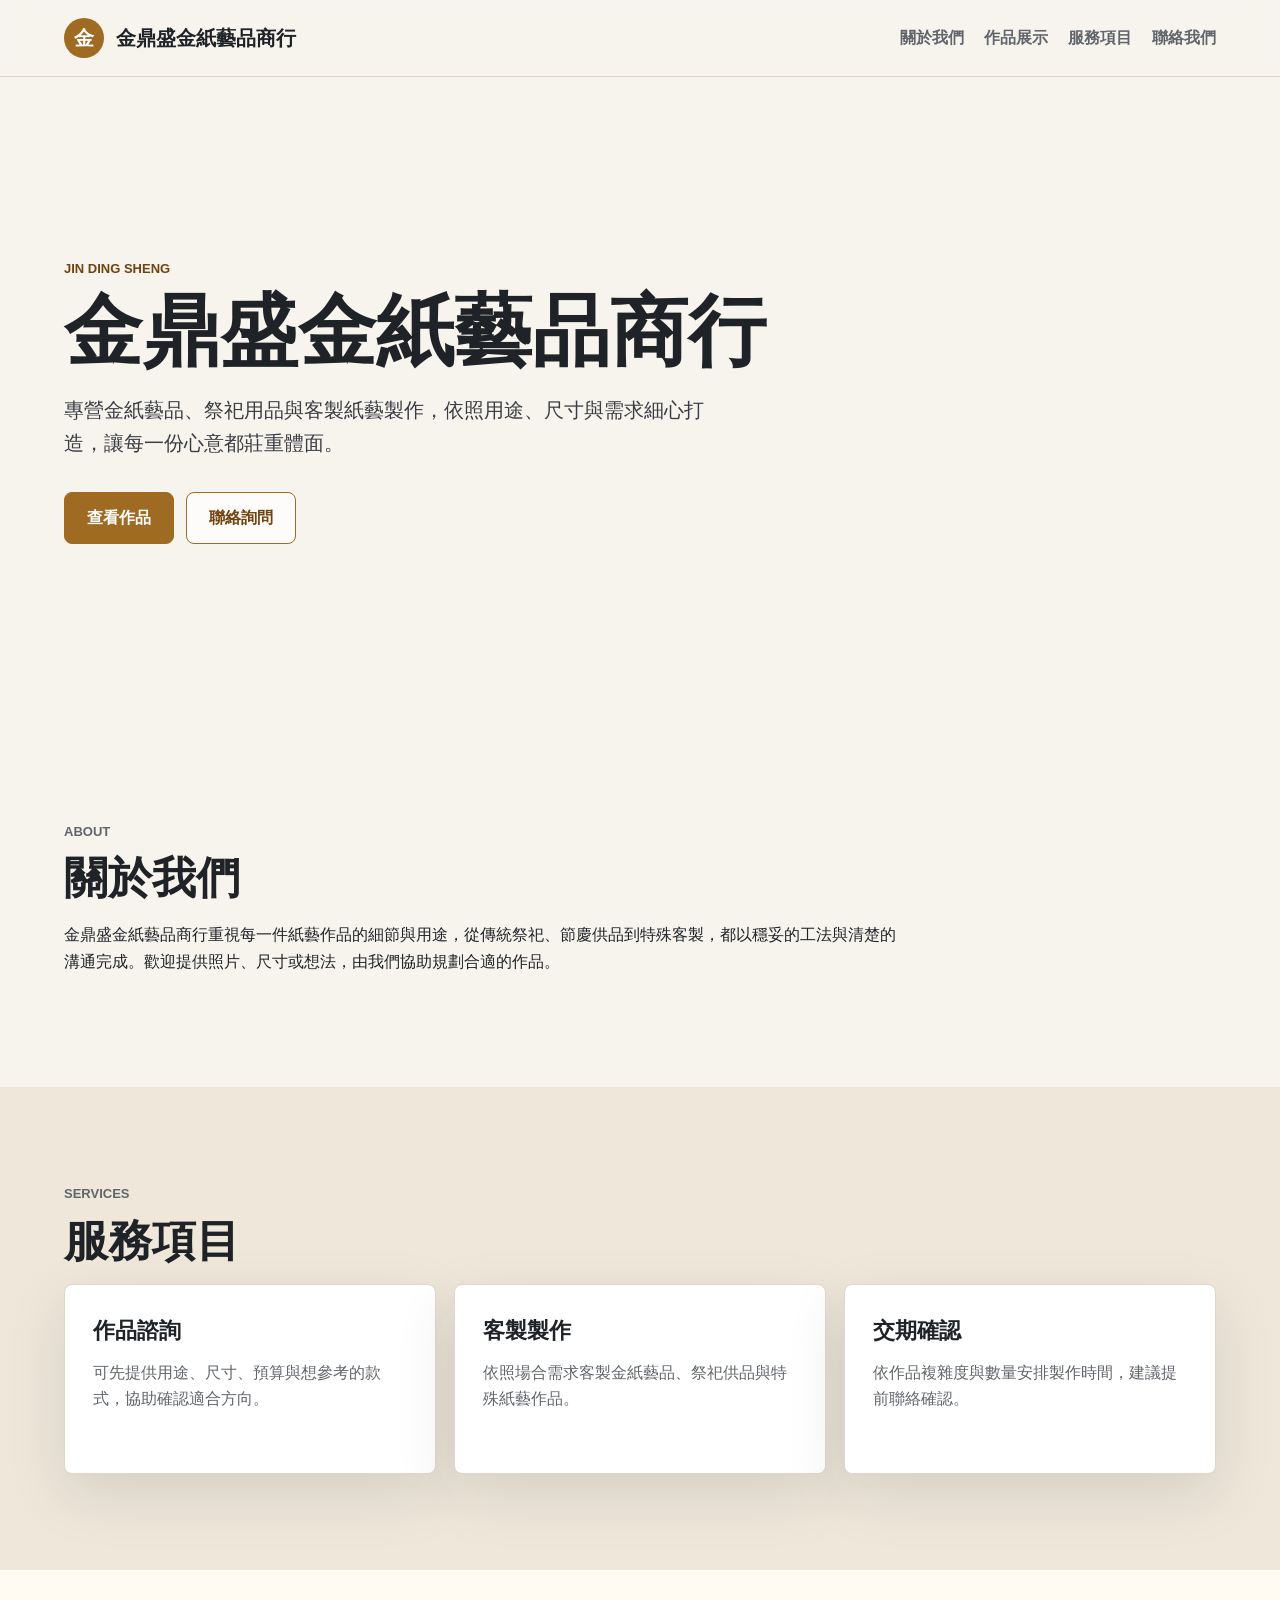
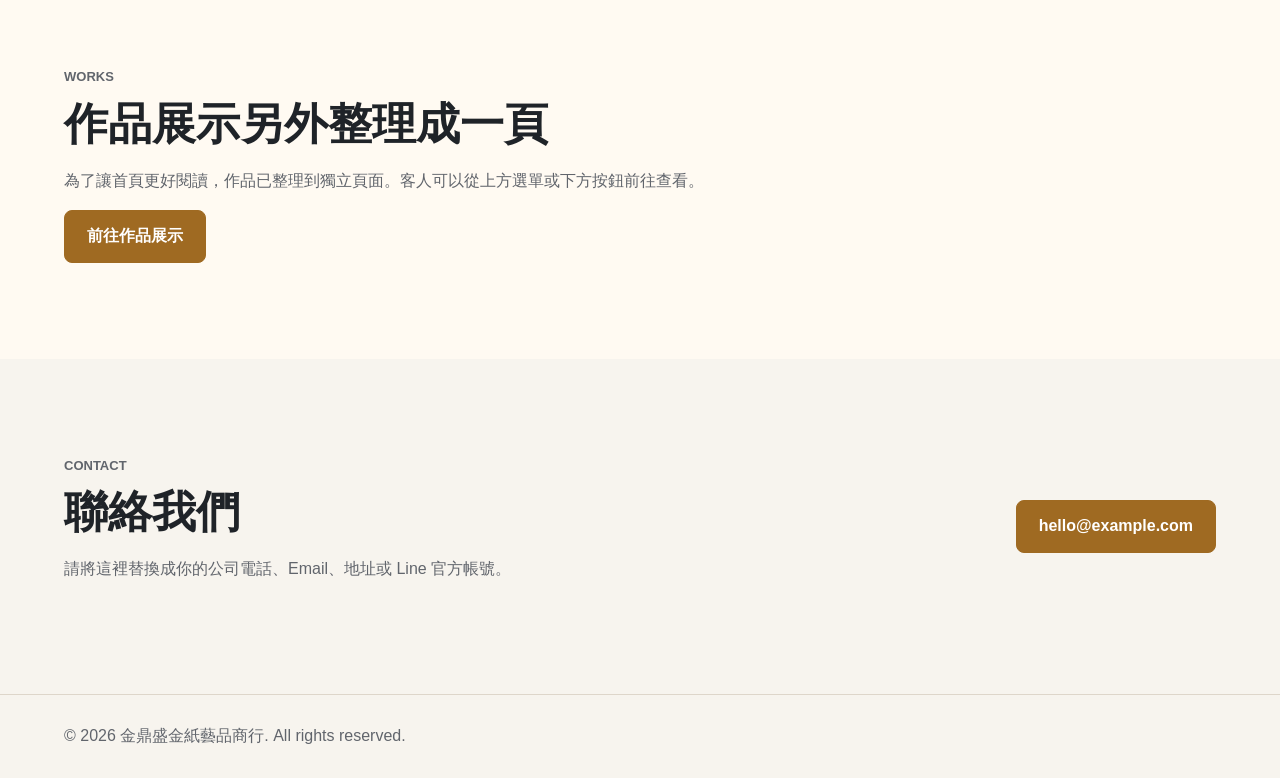
<file: index.html>
<!doctype html>
<html lang="zh-Hant">
<head>
  <meta charset="utf-8">
  <meta name="viewport" content="width=device-width, initial-scale=1">
  <title>金鼎盛金紙藝品商行</title>
  <meta name="description" content="金鼎盛金紙藝品商行官方網站，提供金紙藝品、祭祀用品與客製紙藝製作。">
  <link rel="stylesheet" href="styles.css">
</head>
<body>
  <header class="site-header">
    <a class="brand" href="index.html" aria-label="金鼎盛金紙藝品商行首頁">
      <span class="brand-mark">金</span>
      <span>金鼎盛金紙藝品商行</span>
    </a>
    <nav class="nav" aria-label="主要導覽">
      <a href="#about">關於我們</a>
      <a href="works.html">作品展示</a>
      <a href="#services">服務項目</a>
      <a href="#contact">聯絡我們</a>
    </nav>
  </header>

  <main id="top">
    <section class="hero">
      <div class="hero-content">
        <p class="eyebrow">Jin Ding Sheng</p>
        <h1>金鼎盛金紙藝品商行</h1>
        <p class="lead">專營金紙藝品、祭祀用品與客製紙藝製作，依照用途、尺寸與需求細心打造，讓每一份心意都莊重體面。</p>
        <div class="hero-actions">
          <a class="button primary" href="works.html">查看作品</a>
          <a class="button secondary" href="#contact">聯絡詢問</a>
        </div>
      </div>
    </section>

    <section id="about" class="section">
      <div class="section-heading">
        <p class="eyebrow">About</p>
        <h2>關於我們</h2>
      </div>
      <p>金鼎盛金紙藝品商行重視每一件紙藝作品的細節與用途，從傳統祭祀、節慶供品到特殊客製，都以穩妥的工法與清楚的溝通完成。歡迎提供照片、尺寸或想法，由我們協助規劃合適的作品。</p>
    </section>

    <section id="services" class="section muted">
      <div class="section-heading">
        <p class="eyebrow">Services</p>
        <h2>服務項目</h2>
      </div>
      <div class="grid">
        <article class="card">
          <h3>作品諮詢</h3>
          <p>可先提供用途、尺寸、預算與想參考的款式，協助確認適合方向。</p>
        </article>
        <article class="card">
          <h3>客製製作</h3>
          <p>依照場合需求客製金紙藝品、祭祀供品與特殊紙藝作品。</p>
        </article>
        <article class="card">
          <h3>交期確認</h3>
          <p>依作品複雜度與數量安排製作時間，建議提前聯絡確認。</p>
        </article>
      </div>
    </section>

    <section class="section works-preview">
      <div class="section-heading">
        <p class="eyebrow">Works</p>
        <h2>作品展示另外整理成一頁</h2>
        <p>為了讓首頁更好閱讀，作品已整理到獨立頁面。客人可以從上方選單或下方按鈕前往查看。</p>
      </div>
      <a class="button primary" href="works.html">前往作品展示</a>
    </section>

    <section id="contact" class="section contact">
      <div>
        <p class="eyebrow">Contact</p>
        <h2>聯絡我們</h2>
        <p>請將這裡替換成你的公司電話、Email、地址或 Line 官方帳號。</p>
      </div>
      <a class="button primary" href="mailto:hello@example.com">hello@example.com</a>
    </section>
  </main>

  <footer class="site-footer">
    <p>© <span id="year"></span> 金鼎盛金紙藝品商行. All rights reserved.</p>
  </footer>

  <button class="back-to-top" id="backToTop" type="button" aria-label="回到最上方">↑</button>

  <script src="script.js"></script>
</body>
</html>
</file>
<file: styles.css>
:root {
  color-scheme: light;
  --bg: #f7f4ee;
  --surface: #ffffff;
  --surface-muted: #efe7da;
  --text: #1f2328;
  --muted: #61656c;
  --brand: #9f6a22;
  --brand-dark: #70440f;
  --line: #ded6ca;
  --shadow: 0 20px 60px rgba(31, 35, 40, 0.12);
}

* {
  box-sizing: border-box;
}

html {
  scroll-behavior: smooth;
}

body {
  margin: 0;
  background: var(--bg);
  color: var(--text);
  font-family: "Noto Sans TC", "Microsoft JhengHei", Arial, sans-serif;
  line-height: 1.65;
}

a {
  color: inherit;
  text-decoration: none;
}

.site-header {
  position: sticky;
  top: 0;
  z-index: 10;
  display: flex;
  align-items: center;
  justify-content: space-between;
  gap: 24px;
  padding: 18px clamp(20px, 5vw, 72px);
  background: rgba(247, 244, 238, 0.92);
  border-bottom: 1px solid var(--line);
  backdrop-filter: blur(14px);
}

.brand {
  display: inline-flex;
  align-items: center;
  gap: 12px;
  font-size: 20px;
  font-weight: 800;
}

.brand-mark {
  display: grid;
  width: 40px;
  height: 40px;
  place-items: center;
  border-radius: 50%;
  background: var(--brand);
  color: #fff;
}

.nav {
  display: flex;
  flex-wrap: wrap;
  justify-content: flex-end;
  gap: 8px 20px;
  color: var(--muted);
  font-weight: 700;
}

.nav a:hover {
  color: var(--brand-dark);
}

.hero {
  min-height: 72vh;
  display: grid;
  align-items: center;
  padding: clamp(56px, 8vw, 120px) clamp(20px, 5vw, 72px);
  background:
    linear-gradient(120deg, rgba(247, 244, 238, 0.2), rgba(247, 244, 238, 0.94)),
    url("https://images.unsplash.com/photo-1497366754035-f200968a6e72?auto=format&fit=crop&w=1800&q=80") center/cover;
}

.hero-content {
  max-width: 780px;
}

.eyebrow {
  margin: 0 0 10px;
  color: var(--brand-dark);
  font-size: 13px;
  font-weight: 900;
  letter-spacing: 0;
  text-transform: uppercase;
}

h1,
h2,
h3,
p {
  margin-top: 0;
}

h1 {
  max-width: 760px;
  margin-bottom: 20px;
  font-size: clamp(40px, 7vw, 78px);
  line-height: 1.08;
}

h2 {
  margin-bottom: 18px;
  font-size: clamp(28px, 4vw, 44px);
  line-height: 1.18;
}

h3 {
  margin-bottom: 10px;
  font-size: 22px;
}

.lead {
  max-width: 640px;
  color: #393d43;
  font-size: 20px;
}

.hero-actions {
  display: flex;
  flex-wrap: wrap;
  gap: 12px;
  margin-top: 32px;
}

.button {
  display: inline-flex;
  min-height: 48px;
  align-items: center;
  justify-content: center;
  padding: 12px 22px;
  border: 1px solid var(--brand);
  border-radius: 8px;
  font-weight: 900;
}

.button.primary {
  background: var(--brand);
  color: #fff;
}

.button.secondary {
  background: rgba(255, 255, 255, 0.72);
  color: var(--brand-dark);
}

.button.small {
  min-height: 40px;
  margin-top: 6px;
  padding: 8px 16px;
  background: var(--brand);
  color: #fff;
  font-size: 15px;
}

.section {
  padding: clamp(56px, 8vw, 96px) clamp(20px, 5vw, 72px);
}

.page-hero {
  padding: clamp(56px, 8vw, 96px) clamp(20px, 5vw, 72px) clamp(28px, 5vw, 56px);
  background: #fffaf2;
}

.section > p,
.section-heading {
  max-width: 840px;
}

.section-heading p {
  color: var(--muted);
}

.muted {
  background: var(--surface-muted);
}

.grid,
.work-grid {
  display: grid;
  grid-template-columns: repeat(3, minmax(0, 1fr));
  gap: 18px;
}

.card,
.work-card {
  min-height: 190px;
  background: var(--surface);
  border: 1px solid var(--line);
  border-radius: 8px;
  box-shadow: var(--shadow);
  overflow: hidden;
}

.card {
  padding: 28px;
}

.works {
  background: #fffaf2;
}

.remembrance {
  background: #f7f4ee;
}

.category-section {
  background: #fffaf2;
}

.category-button-grid {
  display: grid;
  grid-template-columns: repeat(2, minmax(0, 1fr));
  gap: 22px;
  max-width: 1220px;
  margin: 0 auto;
}

.category-button-card {
  display: block;
  min-height: 150px;
  padding: clamp(22px, 3vw, 34px);
  border: 2px solid #d8bb62;
  border-radius: 8px;
  background: rgba(255, 255, 255, 0.74);
  box-shadow: 0 18px 44px rgba(67, 52, 13, 0.08);
  transition: border-color 0.18s ease, box-shadow 0.18s ease, transform 0.18s ease;
}

.category-button-card h2 {
  margin-bottom: 12px;
  color: var(--brand-dark);
  font-size: clamp(28px, 4vw, 40px);
}

.category-button-card p {
  margin: 0;
  color: var(--muted);
  font-size: 19px;
  font-weight: 700;
}

.category-button-card:hover {
  border-color: var(--brand);
  box-shadow: 0 24px 60px rgba(67, 52, 13, 0.14);
  transform: translateY(-2px);
}

.works-preview {
  background: #fffaf2;
}

.work-image {
  display: grid;
  min-height: 220px;
  place-items: center;
  padding: 24px;
  background:
    linear-gradient(135deg, rgba(159, 106, 34, 0.88), rgba(82, 46, 9, 0.9)),
    repeating-linear-gradient(45deg, rgba(255, 255, 255, 0.18) 0 1px, transparent 1px 14px);
  color: #fff;
  font-weight: 900;
}

.work-photo {
  display: block;
  width: 100%;
  aspect-ratio: 4 / 3;
  object-fit: cover;
  background: var(--surface-muted);
}

.work-body {
  padding: 24px;
}

.work-category {
  margin-bottom: 6px;
  color: var(--brand-dark);
  font-size: 14px;
  font-weight: 900;
}

.order-section {
  background: var(--surface);
}

.order-form {
  display: grid;
  max-width: 920px;
  grid-template-columns: repeat(2, minmax(0, 1fr));
  gap: 18px;
}

.order-form label {
  display: grid;
  gap: 8px;
  color: var(--text);
  font-weight: 900;
}

.order-form input,
.order-form textarea {
  width: 100%;
  border: 1px solid var(--line);
  border-radius: 8px;
  padding: 13px 14px;
  background: #fff;
  color: var(--text);
  font: inherit;
}

.order-form textarea,
.order-form button {
  grid-column: 1 / -1;
}

.order-form input:focus,
.order-form textarea:focus {
  border-color: var(--brand);
  outline: 3px solid rgba(159, 106, 34, 0.18);
}

.card p,
.work-body p,
.contact p,
.site-footer {
  color: var(--muted);
}

.contact {
  display: flex;
  align-items: center;
  justify-content: space-between;
  gap: 24px;
}

.site-footer {
  padding: 28px clamp(20px, 5vw, 72px);
  border-top: 1px solid var(--line);
}

.site-footer p {
  margin: 0;
}

.back-to-top {
  position: fixed;
  right: 22px;
  bottom: 22px;
  z-index: 20;
  display: grid;
  width: 52px;
  height: 52px;
  place-items: center;
  border: 1px solid var(--brand);
  border-radius: 50%;
  background: var(--brand);
  color: #fff;
  box-shadow: var(--shadow);
  font-size: 28px;
  font-weight: 900;
  cursor: pointer;
  opacity: 0;
  pointer-events: none;
  transform: translateY(12px);
  transition: opacity 0.2s ease, transform 0.2s ease;
}

.back-to-top.is-visible {
  opacity: 1;
  pointer-events: auto;
  transform: translateY(0);
}

.back-to-top:hover {
  background: var(--brand-dark);
}

@media (max-width: 760px) {
  .site-header,
  .contact {
    align-items: flex-start;
    flex-direction: column;
  }

  .nav {
    justify-content: flex-start;
  }

  .hero {
    min-height: 68vh;
  }

  .grid {
    grid-template-columns: 1fr;
  }

  .work-grid {
    grid-template-columns: 1fr;
  }

  .order-form {
    grid-template-columns: 1fr;
  }

  .category-button-grid {
    grid-template-columns: 1fr;
  }

  .back-to-top {
    right: 16px;
    bottom: 16px;
    width: 48px;
    height: 48px;
  }
}
</file>
